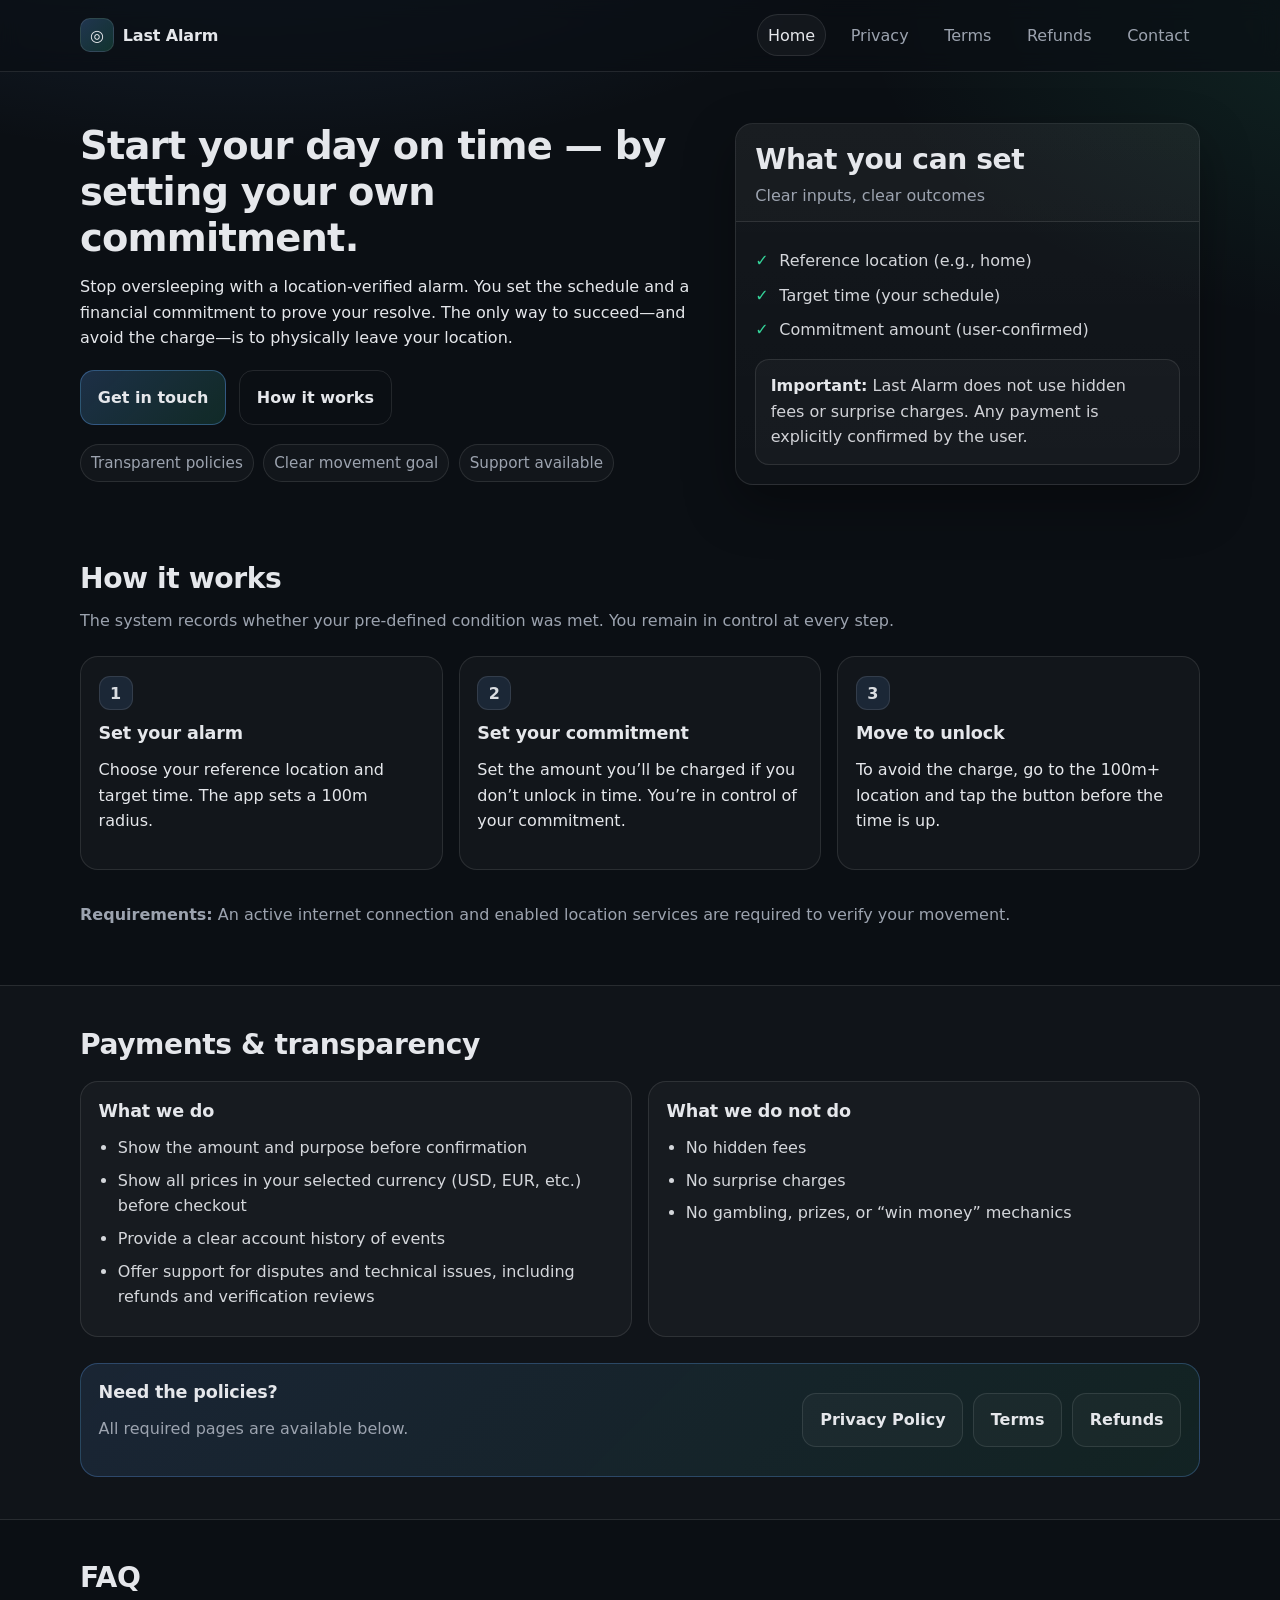
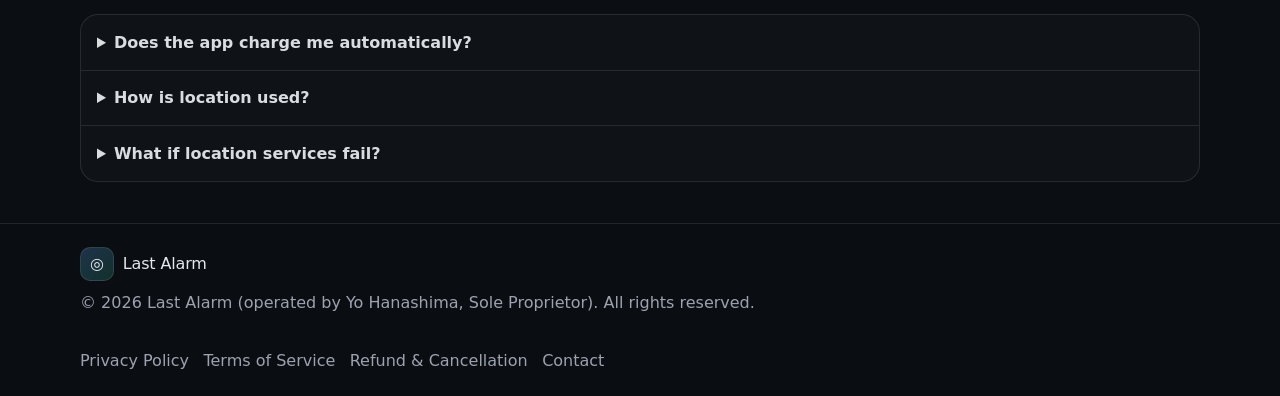
<file: index.html>
<!-- index.html -->
<!doctype html>
<html lang="en">

<head>
    <meta charset="utf-8" />
    <meta name="viewport" content="width=device-width, initial-scale=1" />
    <meta name="description"
        content="Last Alarm is a self-commitment tool to help you start your day on time, with clear user control and transparent policies." />
    <title>Last Alarm — Self-Commitment Morning Tool</title>
    <link rel="stylesheet" href="./css/style.css" />
    <link rel="icon" href="./assets/favicon.png" />
</head>

<body>
    <header class="site-header">
        <div class="container header-inner">
            <a class="brand" href="./index.html" aria-label="Last Alarm Home">
                <span class="brand-mark">◎</span>
                <span class="brand-name">Last Alarm</span>
            </a>

            <nav class="nav" aria-label="Primary">
                <a href="./index.html" class="active">Home</a>
                <a href="./privacy.html">Privacy</a>
                <a href="./terms.html">Terms</a>
                <a href="./refund.html">Refunds</a>
                <a href="./contact.html">Contact</a>
            </nav>

            <button class="nav-toggle" aria-label="Open menu" aria-expanded="false" aria-controls="mobileNav"
                data-nav-toggle>
                <span></span><span></span><span></span>
            </button>
        </div>

        <div class="mobile-nav" id="mobileNav" hidden>
            <div class="container mobile-nav-inner">
                <a href="./index.html" class="active">Home</a>
                <a href="./privacy.html">Privacy</a>
                <a href="./terms.html">Terms</a>
                <a href="./refund.html">Refunds</a>
                <a href="./contact.html">Contact</a>
            </div>
        </div>
    </header>

    <main>
        <section class="hero">
            <div class="container hero-inner">
                <div class="hero-copy">
                    <!-- <p class="eyebrow">Self-commitment, not punishment</p> -->
                    <h1>Start your day on time — by setting your own commitment.</h1>
                    <p class="hero-text">
                        Stop oversleeping with a location-verified alarm. You set the schedule and a financial
                        commitment to
                        prove your resolve. The only way to succeed—and avoid the charge—is to physically leave your
                        location.
                    </p>

                    <div class="cta-row">
                        <a class="btn primary" href="./contact.html">Get in touch</a>
                        <a class="btn ghost" href="#how-it-works">How it works</a>
                    </div>

                    <div class="trust-row" role="list" aria-label="Key assurances">
                        <div class="pill" role="listitem">Transparent policies</div>
                        <div class="pill" role="listitem">Clear movement goal</div>
                        <div class="pill" role="listitem">Support available</div>
                    </div>
                </div>

                <div class="hero-card" aria-label="Product summary card">
                    <div class="card">
                        <div class="card-header">
                            <h2 class="card-title">What you can set</h2>
                            <p class="card-subtitle">Clear inputs, clear outcomes</p>
                        </div>
                        <div class="card-body">
                            <ul class="checklist">
                                <li>Reference location (e.g., home)</li>
                                <li>Target time (your schedule)</li>
                                <li>Commitment amount (user-confirmed)</li>
                            </ul>

                            <div class="note">
                                <strong>Important:</strong> Last Alarm does not use hidden fees or surprise charges.
                                Any payment is explicitly confirmed by the user.
                            </div>
                        </div>
                    </div>
                </div>
            </div>
        </section>

        <section class="section" id="how-it-works">
            <div class="container">
                <h2>How it works</h2>
                <p class="muted">
                    The system records whether your pre-defined condition was met. You remain in control at every step.
                </p>

                <div class="grid-3">
                    <div class="feature">
                        <div class="feature-icon">1</div>
                        <h3>Set your alarm</h3>
                        <p>
                            Choose your reference location and target time. The app sets a 100m radius.
                        </p>
                    </div>

                    <div class="feature">
                        <div class="feature-icon">2</div>
                        <h3>Set your commitment</h3>
                        <p>
                            Set the amount you’ll be charged if you don’t unlock in time. You’re in control of your
                            commitment.
                        </p>
                    </div>

                    <div class="feature">
                        <div class="feature-icon">3</div>
                        <h3>Move to unlock</h3>
                        <p>
                            To avoid the charge, go to the 100m+ location and tap the button before the time is up.
                        </p>
                    </div>
                </div>
                <p class="muted" style="margin-top: 2rem;">
                    <strong>Requirements:</strong> An active internet connection and enabled location services are
                    required to verify your movement.
                </p>
            </div>
        </section>

        <section class="section alt">
            <div class="container">
                <h2>Payments & transparency</h2>
                <div class="grid-2">
                    <div class="panel">
                        <h3>What we do</h3>
                        <ul class="bullets">
                            <li>Show the amount and purpose before confirmation</li>
                            <li>Show all prices in your selected currency (USD, EUR, etc.) before checkout</li>
                            <li>Provide a clear account history of events</li>
                            <li>Offer support for disputes and technical issues, including refunds and verification
                                reviews</li>
                        </ul>
                    </div>
                    <div class="panel">
                        <h3>What we do not do</h3>
                        <ul class="bullets">
                            <li>No hidden fees</li>
                            <li>No surprise charges</li>
                            <li>No gambling, prizes, or “win money” mechanics</li>
                        </ul>
                    </div>
                </div>

                <div class="callout">
                    <div class="callout-inner">
                        <div>
                            <h3>Need the policies?</h3>
                            <p class="muted">All required pages are available below.</p>
                        </div>
                        <div class="callout-actions">
                            <a class="btn" href="./privacy.html">Privacy Policy</a>
                            <a class="btn" href="./terms.html">Terms</a>
                            <a class="btn" href="./refund.html">Refunds</a>
                        </div>
                    </div>
                </div>
            </div>
        </section>

        <section class="section">
            <div class="container">
                <h2>FAQ</h2>
                <div class="faq">
                    <details>
                        <summary>Does the app charge me automatically?</summary>
                        <p>
                            Any payment requires clear user confirmation in advance, based on the user’s own chosen
                            settings.
                            We do not apply hidden or unexpected charges.
                        </p>
                    </details>
                    <details>
                        <summary>How is location used?</summary>
                        <p>
                            Location is used only to verify you have moved 100m away from your starting point.
                            See the Privacy Policy for details, storage, and deletion options.
                        </p>
                    </details>
                    <details>
                        <summary>What if location services fail?</summary>
                        <p>
                            If a technical issue may have impacted the recorded outcome, contact support for review.
                            We handle disputes case-by-case per our Refund & Cancellation Policy.
                        </p>
                    </details>
                </div>
            </div>
        </section>
    </main>

    <footer class="site-footer">
        <div class="container footer-inner">
            <div class="footer-brand">
                <div class="brand-row">
                    <span class="brand-mark">◎</span>
                    <span class="brand-name">Last Alarm</span>
                </div>
                <p class="muted">
                    © <span id="year"></span> Last Alarm (operated by Yo Hanashima, Sole Proprietor). All rights
                    reserved.
                </p>
            </div>

            <div class="footer-links" aria-label="Footer">
                <a href="./privacy.html">Privacy Policy</a>
                <a href="./terms.html">Terms of Service</a>
                <a href="./refund.html">Refund & Cancellation</a>
                <a href="./contact.html">Contact</a>
            </div>
        </div>
    </footer>

    <script>
        // Minimal JS: mobile nav + year
        const btn = document.querySelector('[data-nav-toggle]');
        const mobileNav = document.getElementById('mobileNav');
        if (btn && mobileNav) {
            btn.addEventListener('click', () => {
                const isOpen = btn.getAttribute('aria-expanded') === 'true';
                btn.setAttribute('aria-expanded', String(!isOpen));
                mobileNav.hidden = isOpen;
            });
        }
        document.getElementById('year').textContent = new Date().getFullYear();
    </script>
</body>

</html>
</file>
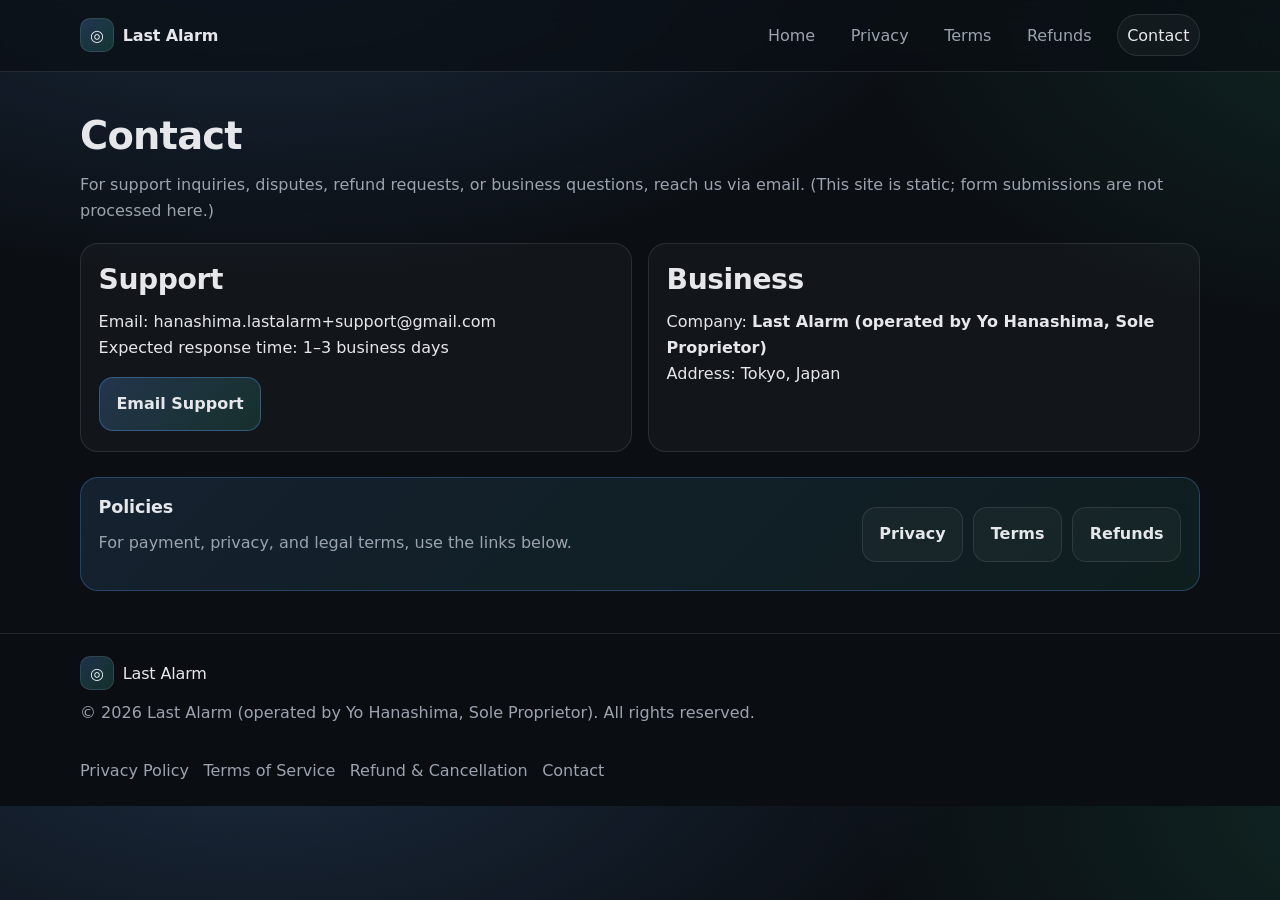
<file: contact.html>
<!-- contact.html -->
<!doctype html>
<html lang="en">

<head>
    <meta charset="utf-8" />
    <meta name="viewport" content="width=device-width, initial-scale=1" />
    <title>Contact — Last Alarm</title>
    <link rel="stylesheet" href="./css/style.css" />
</head>

<body>
    <header class="site-header">
        <div class="container header-inner">
            <a class="brand" href="./index.html" aria-label="Last Alarm Home">
                <span class="brand-mark">◎</span>
                <span class="brand-name">Last Alarm</span>
            </a>
            <nav class="nav" aria-label="Primary">
                <a href="./index.html">Home</a>
                <a href="./privacy.html">Privacy</a>
                <a href="./terms.html">Terms</a>
                <a href="./refund.html">Refunds</a>
                <a href="./contact.html" class="active">Contact</a>
            </nav>
            <button class="nav-toggle" aria-label="Open menu" aria-expanded="false" aria-controls="mobileNav"
                data-nav-toggle>
                <span></span><span></span><span></span>
            </button>
        </div>

        <div class="mobile-nav" id="mobileNav" hidden>
            <div class="container mobile-nav-inner">
                <a href="./index.html">Home</a>
                <a href="./privacy.html">Privacy</a>
                <a href="./terms.html">Terms</a>
                <a href="./refund.html">Refunds</a>
                <a href="./contact.html" class="active">Contact</a>
            </div>
        </div>
    </header>

    <main>
        <section class="section">
            <div class="container">
                <h1>Contact</h1>
                <p class="muted">
                    For support inquiries, disputes, refund requests, or business questions, reach us via email.
                    (This site is static; form submissions are not processed here.)
                </p>

                <div class="grid-2">
                    <div class="panel">
                        <h2>Support</h2>
                        <p>
                            Email: <a
                                href="mailto:hanashima.lastalarm+support@gmail.com">hanashima.lastalarm+support@gmail.com</a><br />
                            Expected response time: 1–3 business days
                        </p>
                        <a class="btn primary"
                            href="mailto:hanashima.lastalarm+support@gmail.com?subject=Support%20Request%20-%20Last Alarm">
                            Email Support
                        </a>
                    </div>

                    <div class="panel">
                        <h2>Business</h2>
                        <p>
                            Company: <strong>Last Alarm (operated by Yo Hanashima, Sole Proprietor)</strong><br />
                            Address: Tokyo, Japan
                        </p>
                    </div>
                </div>

                <div class="callout">
                    <div class="callout-inner">
                        <div>
                            <h3>Policies</h3>
                            <p class="muted">For payment, privacy, and legal terms, use the links below.</p>
                        </div>
                        <div class="callout-actions">
                            <a class="btn" href="./privacy.html">Privacy</a>
                            <a class="btn" href="./terms.html">Terms</a>
                            <a class="btn" href="./refund.html">Refunds</a>
                        </div>
                    </div>
                </div>
            </div>
        </section>
    </main>

    <footer class="site-footer">
        <div class="container footer-inner">
            <div class="footer-brand">
                <div class="brand-row">
                    <span class="brand-mark">◎</span>
                    <span class="brand-name">Last Alarm</span>
                </div>
                <p class="muted">© <span id="year"></span> Last Alarm (operated by Yo Hanashima, Sole Proprietor). All
                    rights
                    reserved.
                </p>
            </div>
            <div class="footer-links" aria-label="Footer">
                <a href="./privacy.html">Privacy Policy</a>
                <a href="./terms.html">Terms of Service</a>
                <a href="./refund.html">Refund & Cancellation</a>
                <a href="./contact.html">Contact</a>
            </div>
        </div>
    </footer>

    <script>
        const btn = document.querySelector('[data-nav-toggle]');
        const mobileNav = document.getElementById('mobileNav');
        if (btn && mobileNav) {
            btn.addEventListener('click', () => {
                const isOpen = btn.getAttribute('aria-expanded') === 'true';
                btn.setAttribute('aria-expanded', String(!isOpen));
                mobileNav.hidden = isOpen;
            });
        }
        document.getElementById('year').textContent = new Date().getFullYear();
    </script>
</body>

</html>
</file>
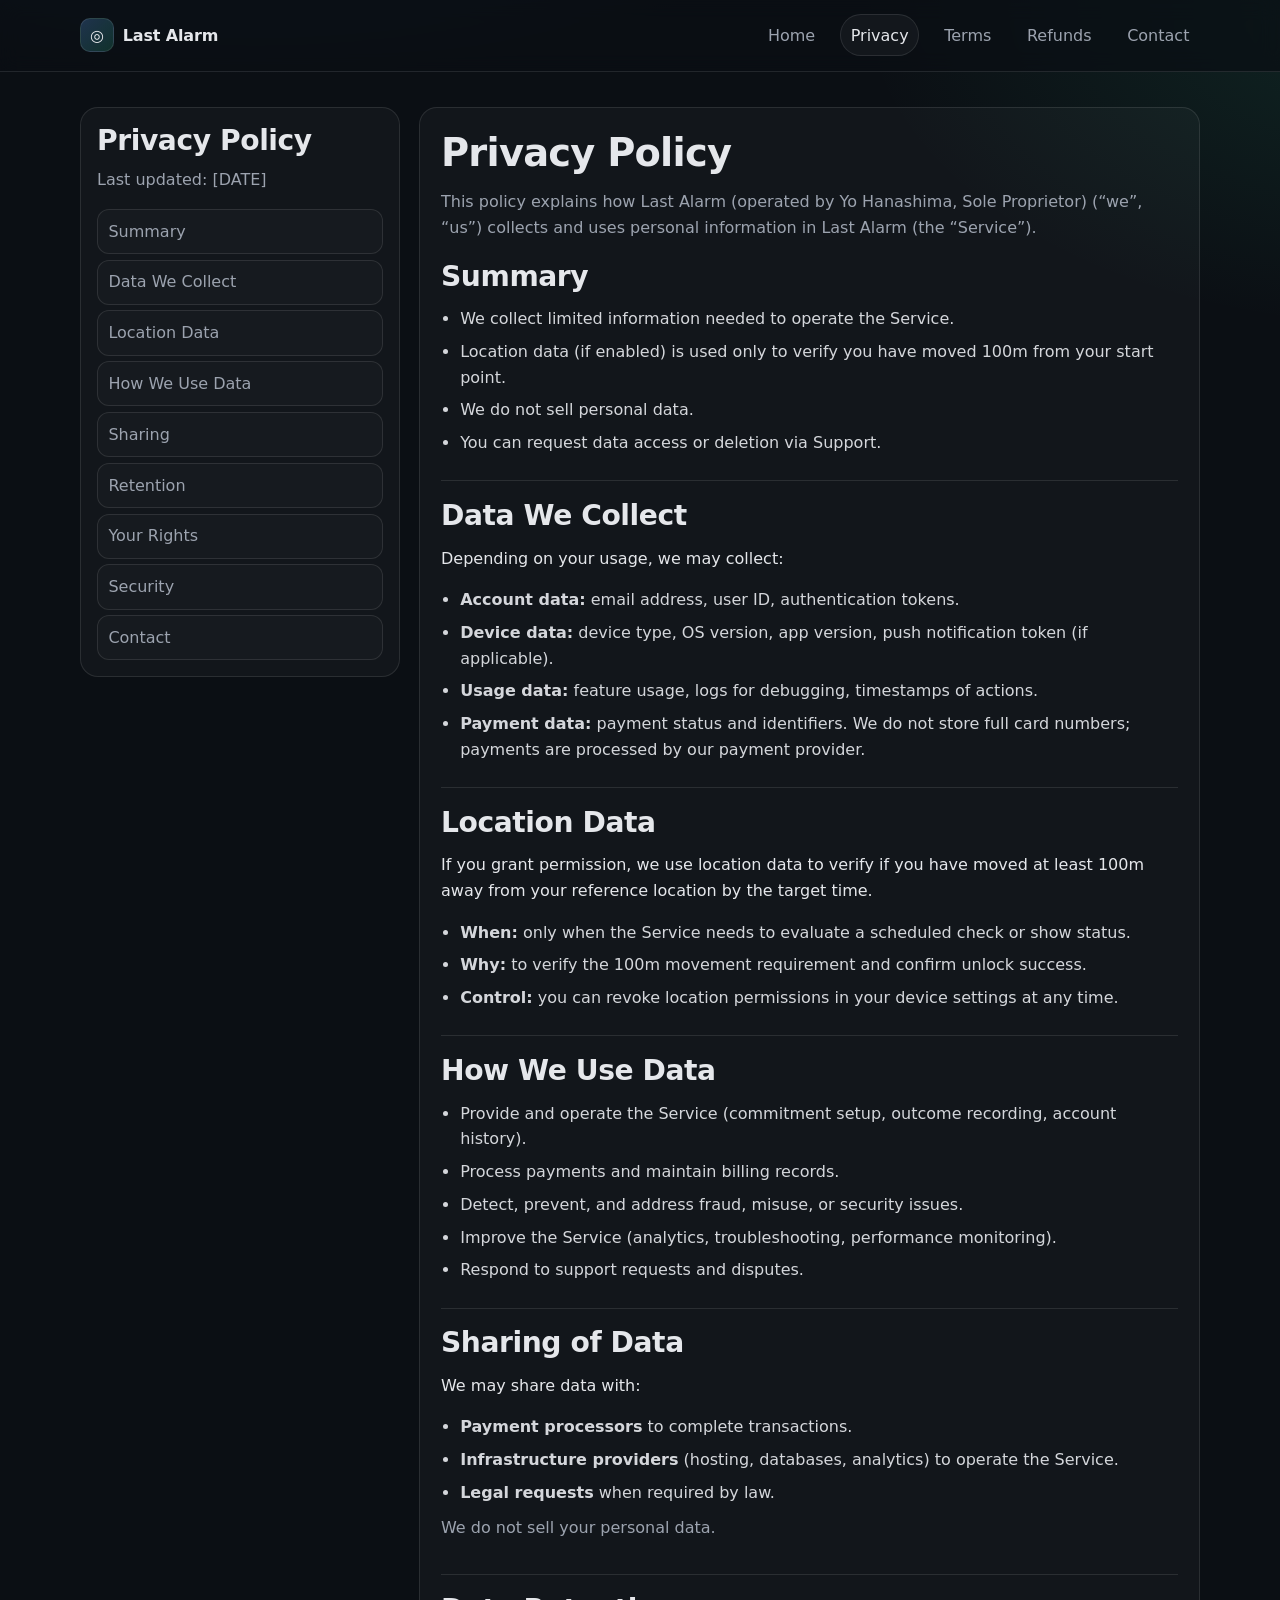
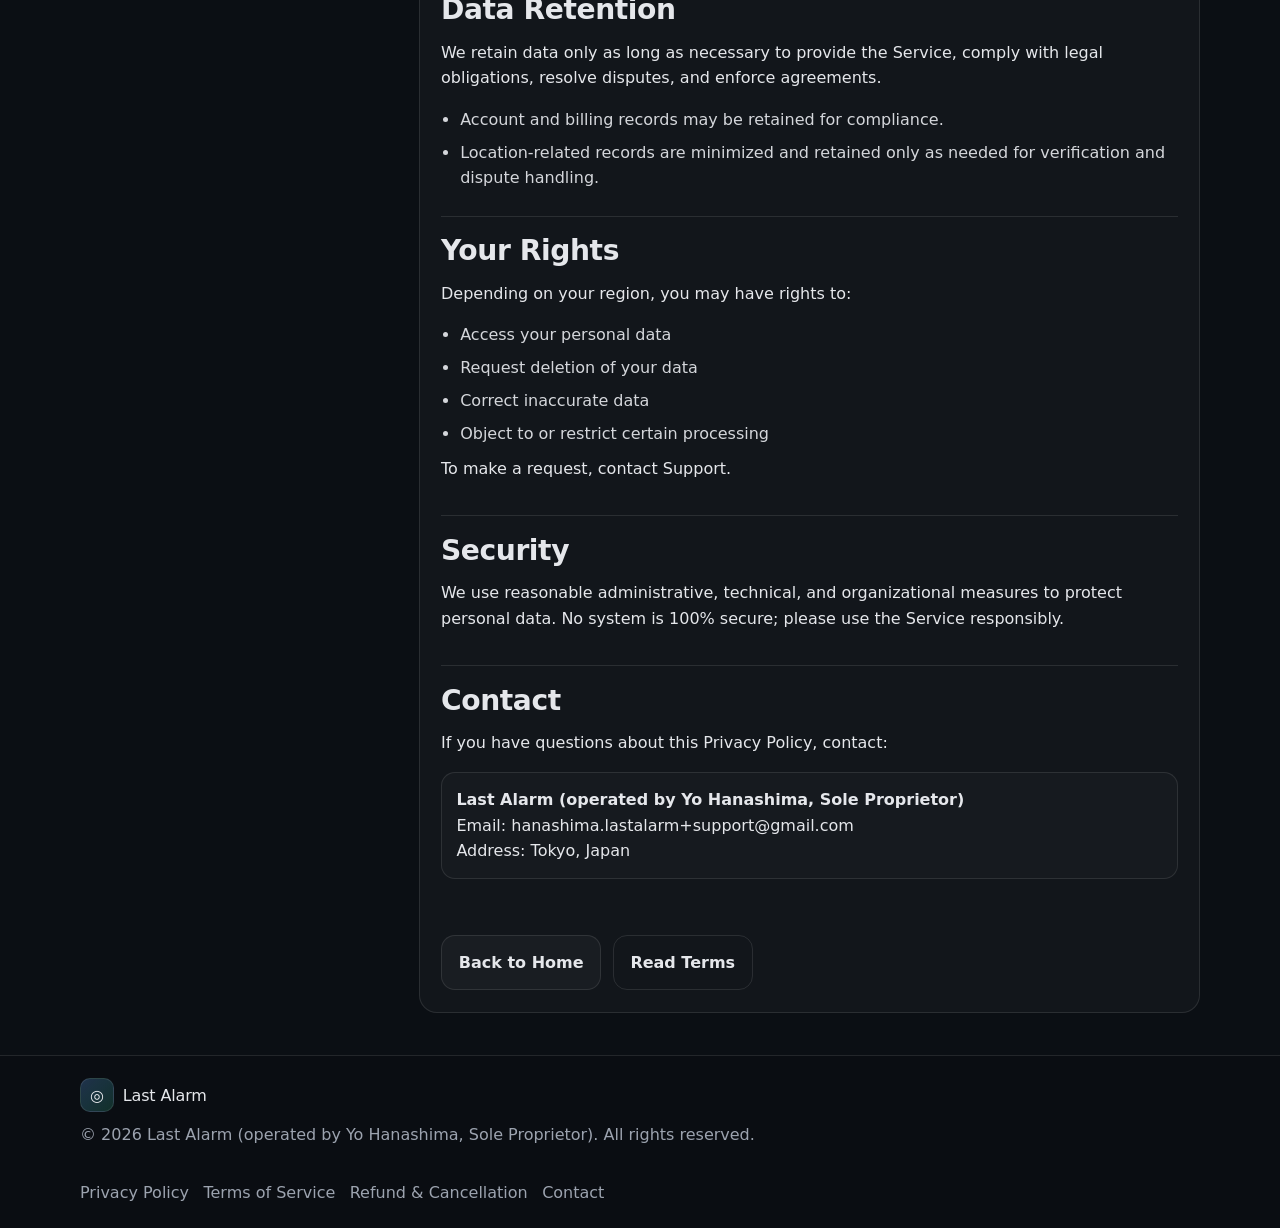
<file: privacy.html>
<!-- privacy.html -->
<!doctype html>
<html lang="en">

<head>
    <meta charset="utf-8" />
    <meta name="viewport" content="width=device-width, initial-scale=1" />
    <title>Privacy Policy — Last Alarm</title>
    <link rel="stylesheet" href="./css/style.css" />
</head>

<body>
    <header class="site-header">
        <div class="container header-inner">
            <a class="brand" href="./index.html" aria-label="Last Alarm Home">
                <span class="brand-mark">◎</span>
                <span class="brand-name">Last Alarm</span>
            </a>
            <nav class="nav" aria-label="Primary">
                <a href="./index.html">Home</a>
                <a href="./privacy.html" class="active">Privacy</a>
                <a href="./terms.html">Terms</a>
                <a href="./refund.html">Refunds</a>
                <a href="./contact.html">Contact</a>
            </nav>
            <button class="nav-toggle" aria-label="Open menu" aria-expanded="false" aria-controls="mobileNav"
                data-nav-toggle>
                <span></span><span></span><span></span>
            </button>
        </div>

        <div class="mobile-nav" id="mobileNav" hidden>
            <div class="container mobile-nav-inner">
                <a href="./index.html">Home</a>
                <a href="./privacy.html" class="active">Privacy</a>
                <a href="./terms.html">Terms</a>
                <a href="./refund.html">Refunds</a>
                <a href="./contact.html">Contact</a>
            </div>
        </div>
    </header>

    <main class="doc">
        <div class="container doc-inner">
            <aside class="doc-aside">
                <div class="doc-card">
                    <h2>Privacy Policy</h2>
                    <p class="muted">Last updated: [DATE]</p>
                    <div class="doc-links">
                        <a href="#summary">Summary</a>
                        <a href="#data">Data We Collect</a>
                        <a href="#location">Location Data</a>
                        <a href="#use">How We Use Data</a>
                        <a href="#sharing">Sharing</a>
                        <a href="#retention">Retention</a>
                        <a href="#rights">Your Rights</a>
                        <a href="#security">Security</a>
                        <a href="#contact">Contact</a>
                    </div>
                </div>
            </aside>

            <article class="doc-content">
                <h1 id="summary">Privacy Policy</h1>
                <p class="muted">This policy explains how Last Alarm (operated by Yo Hanashima, Sole Proprietor) (“we”,
                    “us”) collects and uses personal
                    information in Last Alarm (the “Service”).</p>

                <section class="doc-section">
                    <h2>Summary</h2>
                    <ul class="bullets">
                        <li>We collect limited information needed to operate the Service.</li>
                        <li>Location data (if enabled) is used only to verify you have moved 100m from your start point.
                        </li>
                        <li>We do not sell personal data.</li>
                        <li>You can request data access or deletion via Support.</li>
                    </ul>
                </section>

                <section class="doc-section" id="data">
                    <h2>Data We Collect</h2>
                    <p>Depending on your usage, we may collect:</p>
                    <ul class="bullets">
                        <li><strong>Account data:</strong> email address, user ID, authentication tokens.</li>
                        <li><strong>Device data:</strong> device type, OS version, app version, push notification token
                            (if applicable).</li>
                        <li><strong>Usage data:</strong> feature usage, logs for debugging, timestamps of actions.</li>
                        <li><strong>Payment data:</strong> payment status and identifiers. We do not store full card
                            numbers; payments are processed by our payment provider.</li>
                    </ul>
                </section>

                <section class="doc-section" id="location">
                    <h2>Location Data</h2>
                    <p>
                        If you grant permission, we use location data to verify if you have moved at least 100m away
                        from your reference location by the target time.
                    </p>
                    <ul class="bullets">
                        <li><strong>When:</strong> only when the Service needs to evaluate a scheduled check or show
                            status.</li>
                        <li><strong>Why:</strong> to verify the 100m movement requirement and confirm unlock success.
                        </li>
                        <li><strong>Control:</strong> you can revoke location permissions in your device settings at any
                            time.</li>
                    </ul>
                </section>

                <section class="doc-section" id="use">
                    <h2>How We Use Data</h2>
                    <ul class="bullets">
                        <li>Provide and operate the Service (commitment setup, outcome recording, account history).</li>
                        <li>Process payments and maintain billing records.</li>
                        <li>Detect, prevent, and address fraud, misuse, or security issues.</li>
                        <li>Improve the Service (analytics, troubleshooting, performance monitoring).</li>
                        <li>Respond to support requests and disputes.</li>
                    </ul>
                </section>

                <section class="doc-section" id="sharing">
                    <h2>Sharing of Data</h2>
                    <p>We may share data with:</p>
                    <ul class="bullets">
                        <li><strong>Payment processors</strong> to complete transactions.</li>
                        <li><strong>Infrastructure providers</strong> (hosting, databases, analytics) to operate the
                            Service.</li>
                        <li><strong>Legal requests</strong> when required by law.</li>
                    </ul>
                    <p class="muted">We do not sell your personal data.</p>
                </section>

                <section class="doc-section" id="retention">
                    <h2>Data Retention</h2>
                    <p>
                        We retain data only as long as necessary to provide the Service, comply with legal obligations,
                        resolve disputes, and enforce agreements.
                    </p>
                    <ul class="bullets">
                        <li>Account and billing records may be retained for compliance.</li>
                        <li>Location-related records are minimized and retained only as needed for verification and
                            dispute handling.</li>
                    </ul>
                </section>

                <section class="doc-section" id="rights">
                    <h2>Your Rights</h2>
                    <p>Depending on your region, you may have rights to:</p>
                    <ul class="bullets">
                        <li>Access your personal data</li>
                        <li>Request deletion of your data</li>
                        <li>Correct inaccurate data</li>
                        <li>Object to or restrict certain processing</li>
                    </ul>
                    <p>To make a request, contact Support.</p>
                </section>

                <section class="doc-section" id="security">
                    <h2>Security</h2>
                    <p>
                        We use reasonable administrative, technical, and organizational measures to protect personal
                        data.
                        No system is 100% secure; please use the Service responsibly.
                    </p>
                </section>

                <section class="doc-section" id="contact">
                    <h2>Contact</h2>
                    <p>
                        If you have questions about this Privacy Policy, contact:
                    </p>
                    <p class="contact-box">
                        <strong>Last Alarm (operated by Yo Hanashima, Sole Proprietor)</strong><br />
                        Email: <a
                            href="mailto:hanashima.lastalarm+support@gmail.com">hanashima.lastalarm+support@gmail.com</a><br />
                        Address: Tokyo, Japan
                    </p>
                </section>

                <div class="doc-footer">
                    <a class="btn" href="./index.html">Back to Home</a>
                    <a class="btn ghost" href="./terms.html">Read Terms</a>
                </div>
            </article>
        </div>
    </main>

    <footer class="site-footer">
        <div class="container footer-inner">
            <div class="footer-brand">
                <div class="brand-row">
                    <span class="brand-mark">◎</span>
                    <span class="brand-name">Last Alarm</span>
                </div>
                <p class="muted">© <span id="year"></span> Last Alarm (operated by Yo Hanashima, Sole Proprietor). All
                    rights
                    reserved.
                </p>
            </div>
            <div class="footer-links" aria-label="Footer">
                <a href="./privacy.html">Privacy Policy</a>
                <a href="./terms.html">Terms of Service</a>
                <a href="./refund.html">Refund & Cancellation</a>
                <a href="./contact.html">Contact</a>
            </div>
        </div>
    </footer>

    <script>
        const btn = document.querySelector('[data-nav-toggle]');
        const mobileNav = document.getElementById('mobileNav');
        if (btn && mobileNav) {
            btn.addEventListener('click', () => {
                const isOpen = btn.getAttribute('aria-expanded') === 'true';
                btn.setAttribute('aria-expanded', String(!isOpen));
                mobileNav.hidden = isOpen;
            });
        }
        document.getElementById('year').textContent = new Date().getFullYear();
    </script>
</body>

</html>
</file>
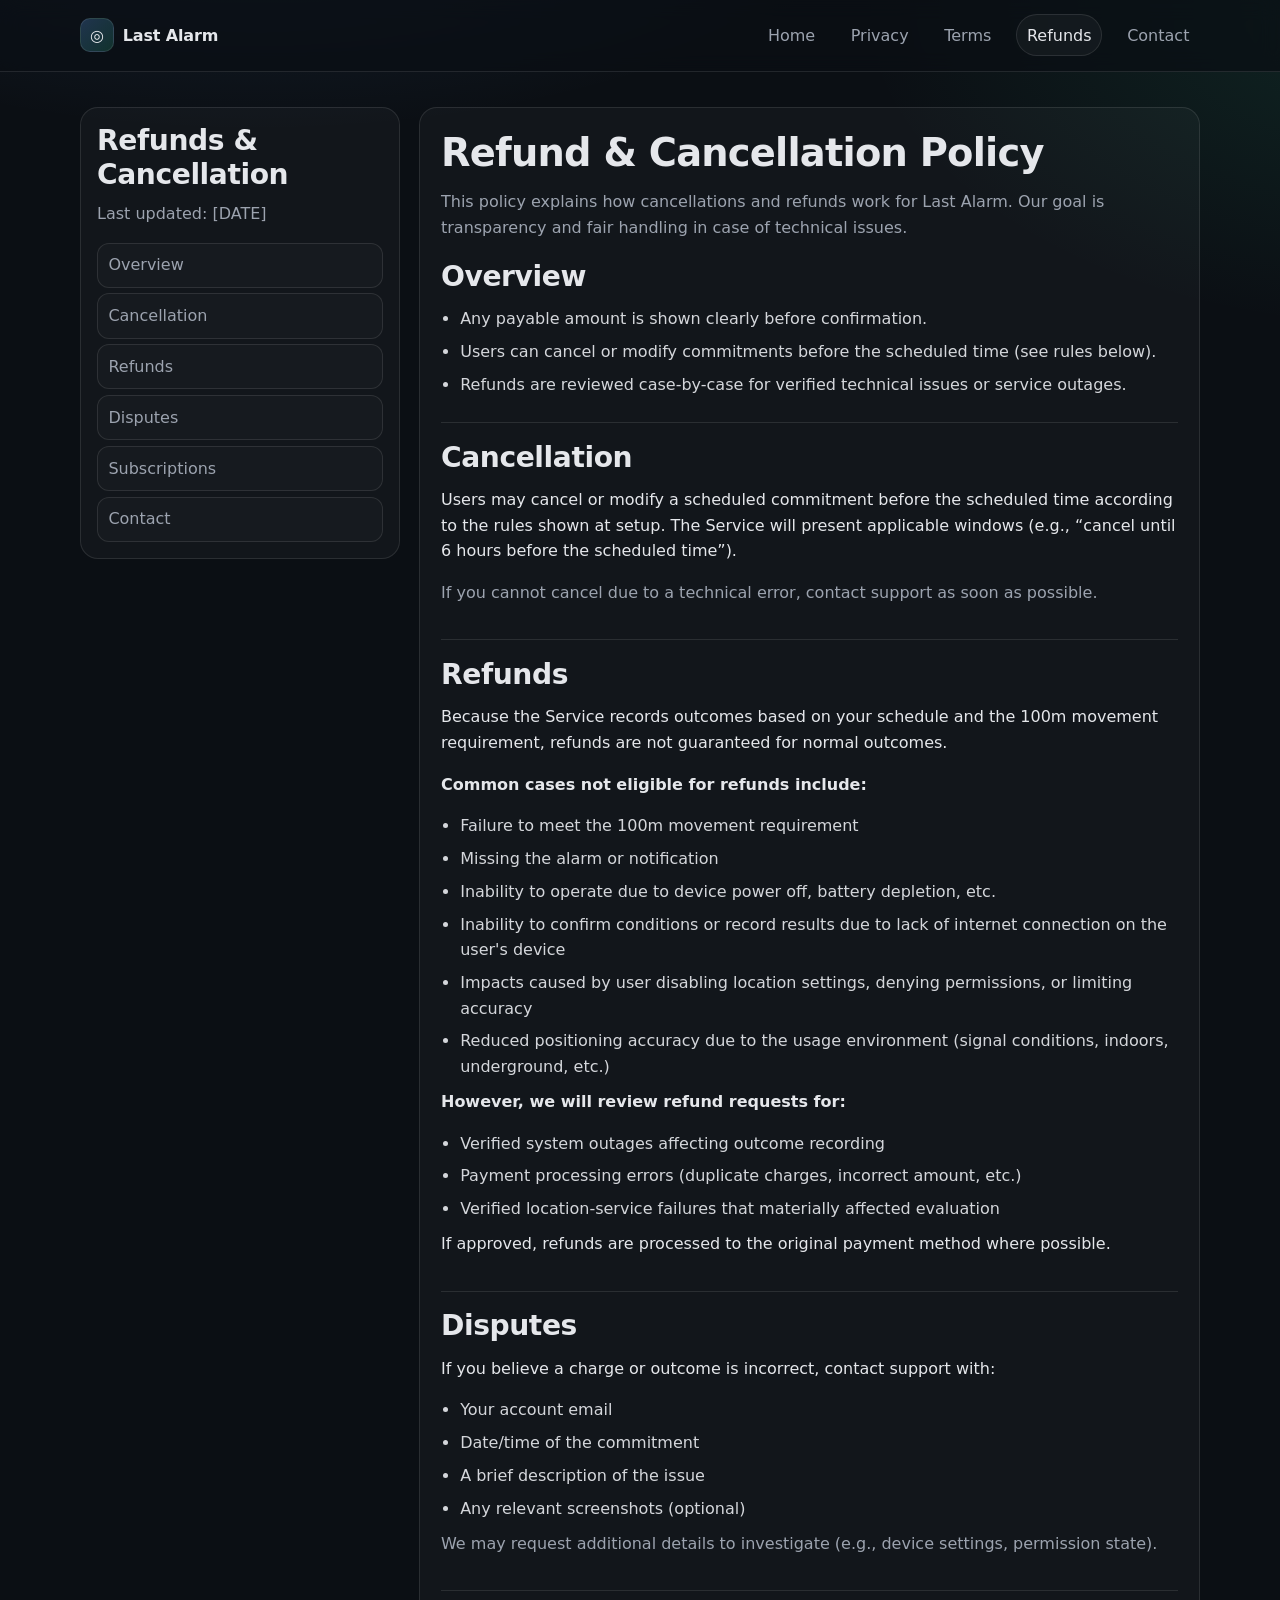
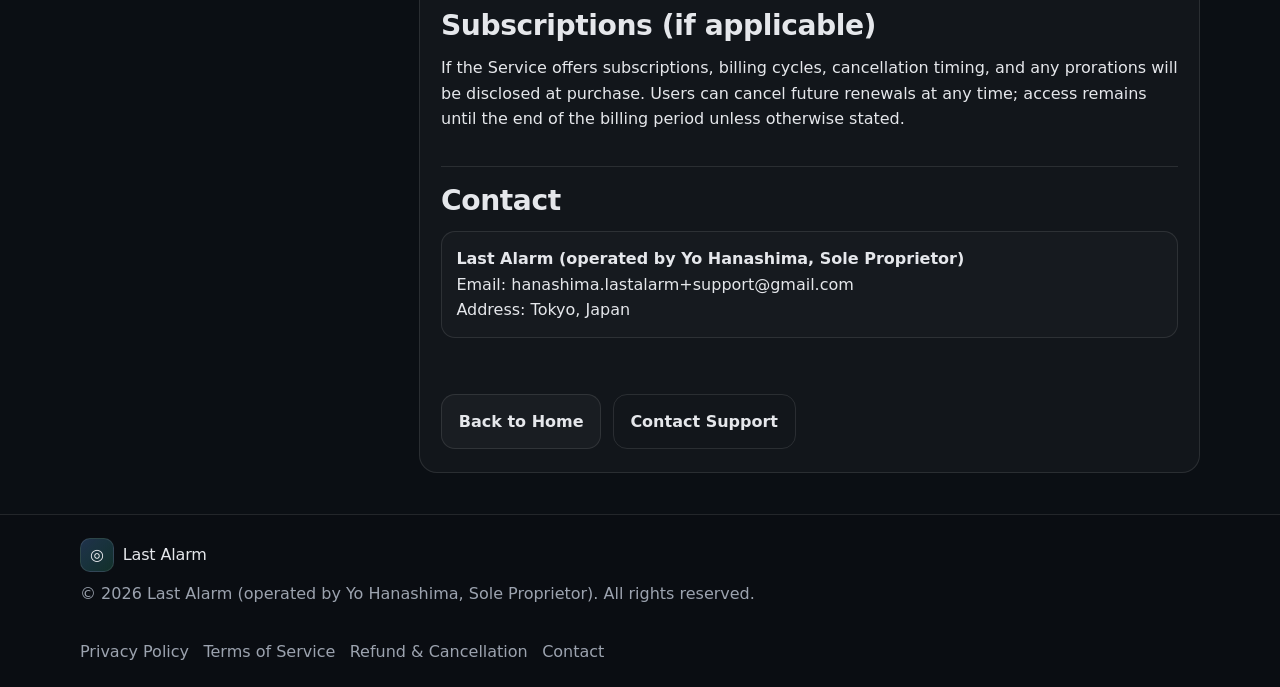
<file: refund.html>
<!-- refund.html -->
<!doctype html>
<html lang="en">

<head>
    <meta charset="utf-8" />
    <meta name="viewport" content="width=device-width, initial-scale=1" />
    <title>Refund & Cancellation Policy — Last Alarm</title>
    <link rel="stylesheet" href="./css/style.css" />
</head>

<body>
    <header class="site-header">
        <div class="container header-inner">
            <a class="brand" href="./index.html" aria-label="Last Alarm Home">
                <span class="brand-mark">◎</span>
                <span class="brand-name">Last Alarm</span>
            </a>
            <nav class="nav" aria-label="Primary">
                <a href="./index.html">Home</a>
                <a href="./privacy.html">Privacy</a>
                <a href="./terms.html">Terms</a>
                <a href="./refund.html" class="active">Refunds</a>
                <a href="./contact.html">Contact</a>
            </nav>
            <button class="nav-toggle" aria-label="Open menu" aria-expanded="false" aria-controls="mobileNav"
                data-nav-toggle>
                <span></span><span></span><span></span>
            </button>
        </div>

        <div class="mobile-nav" id="mobileNav" hidden>
            <div class="container mobile-nav-inner">
                <a href="./index.html">Home</a>
                <a href="./privacy.html">Privacy</a>
                <a href="./terms.html">Terms</a>
                <a href="./refund.html" class="active">Refunds</a>
                <a href="./contact.html">Contact</a>
            </div>
        </div>
    </header>

    <main class="doc">
        <div class="container doc-inner">
            <aside class="doc-aside">
                <div class="doc-card">
                    <h2>Refunds & Cancellation</h2>
                    <p class="muted">Last updated: [DATE]</p>
                    <div class="doc-links">
                        <a href="#overview">Overview</a>
                        <a href="#cancellation">Cancellation</a>
                        <a href="#refunds">Refunds</a>
                        <a href="#disputes">Disputes</a>
                        <a href="#subscriptions">Subscriptions</a>
                        <a href="#contact">Contact</a>
                    </div>
                </div>
            </aside>

            <article class="doc-content">
                <h1>Refund & Cancellation Policy</h1>
                <p class="muted">
                    This policy explains how cancellations and refunds work for Last Alarm.
                    Our goal is transparency and fair handling in case of technical issues.
                </p>

                <section class="doc-section" id="overview">
                    <h2>Overview</h2>
                    <ul class="bullets">
                        <li>Any payable amount is shown clearly before confirmation.</li>
                        <li>Users can cancel or modify commitments before the scheduled time (see rules below).</li>
                        <li>Refunds are reviewed case-by-case for verified technical issues or service outages.</li>
                    </ul>
                </section>

                <section class="doc-section" id="cancellation">
                    <h2>Cancellation</h2>
                    <p>
                        Users may cancel or modify a scheduled commitment before the scheduled time according to the
                        rules shown at setup.
                        The Service will present applicable windows (e.g., “cancel until 6 hours before the scheduled
                        time”).
                    </p>
                    <p class="muted">
                        If you cannot cancel due to a technical error, contact support as soon as possible.
                    </p>
                </section>

                <section class="doc-section" id="refunds">
                    <h2>Refunds</h2>
                    <p>
                        Because the Service records outcomes based on your schedule and the 100m movement requirement,
                        refunds are not guaranteed for normal outcomes.
                    </p>
                    <p><strong>Common cases not eligible for refunds include:</strong></p>
                    <ul class="bullets">
                        <li>Failure to meet the 100m movement requirement</li>
                        <li>Missing the alarm or notification</li>
                        <li>Inability to operate due to device power off, battery depletion, etc.</li>
                        <li>Inability to confirm conditions or record results due to lack of internet connection on the
                            user's device</li>
                        <li>Impacts caused by user disabling location settings, denying permissions, or limiting
                            accuracy</li>
                        <li>Reduced positioning accuracy due to the usage environment (signal conditions, indoors,
                            underground, etc.)</li>
                    </ul>
                    <p><strong>However, we will review refund requests for:</strong></p>
                    <ul class="bullets">
                        <li>Verified system outages affecting outcome recording</li>
                        <li>Payment processing errors (duplicate charges, incorrect amount, etc.)</li>
                        <li>Verified location-service failures that materially affected evaluation</li>
                    </ul>
                    <p>
                        If approved, refunds are processed to the original payment method where possible.
                    </p>
                </section>

                <section class="doc-section" id="disputes">
                    <h2>Disputes</h2>
                    <p>
                        If you believe a charge or outcome is incorrect, contact support with:
                    </p>
                    <ul class="bullets">
                        <li>Your account email</li>
                        <li>Date/time of the commitment</li>
                        <li>A brief description of the issue</li>
                        <li>Any relevant screenshots (optional)</li>
                    </ul>
                    <p class="muted">
                        We may request additional details to investigate (e.g., device settings, permission state).
                    </p>
                </section>

                <section class="doc-section" id="subscriptions">
                    <h2>Subscriptions (if applicable)</h2>
                    <p>
                        If the Service offers subscriptions, billing cycles, cancellation timing, and any prorations
                        will be disclosed at purchase.
                        Users can cancel future renewals at any time; access remains until the end of the billing period
                        unless otherwise stated.
                    </p>
                </section>

                <section class="doc-section" id="contact">
                    <h2>Contact</h2>
                    <p class="contact-box">
                        <strong>Last Alarm (operated by Yo Hanashima, Sole Proprietor)</strong><br />
                        Email: <a
                            href="mailto:hanashima.lastalarm+support@gmail.com">hanashima.lastalarm+support@gmail.com</a><br />
                        Address: Tokyo, Japan
                    </p>
                </section>

                <div class="doc-footer">
                    <a class="btn" href="./index.html">Back to Home</a>
                    <a class="btn ghost" href="./contact.html">Contact Support</a>
                </div>
            </article>
        </div>
    </main>

    <footer class="site-footer">
        <div class="container footer-inner">
            <div class="footer-brand">
                <div class="brand-row">
                    <span class="brand-mark">◎</span>
                    <span class="brand-name">Last Alarm</span>
                </div>
                <p class="muted">
                    © <span id="year"></span> Last Alarm (operated by Yo Hanashima, Sole Proprietor). All rights
                    reserved.
                </p>
            </div>
            <div class="footer-links" aria-label="Footer">
                <a href="./privacy.html">Privacy Policy</a>
                <a href="./terms.html">Terms of Service</a>
                <a href="./refund.html">Refund & Cancellation</a>
                <a href="./contact.html">Contact</a>
            </div>
        </div>
    </footer>

    <script>
        const btn = document.querySelector('[data-nav-toggle]');
        const mobileNav = document.getElementById('mobileNav');
        if (btn && mobileNav) {
            btn.addEventListener('click', () => {
                const isOpen = btn.getAttribute('aria-expanded') === 'true';
                btn.setAttribute('aria-expanded', String(!isOpen));
                mobileNav.hidden = isOpen;
            });
        }
        document.getElementById('year').textContent = new Date().getFullYear();
    </script>
</body>

</html>
</file>
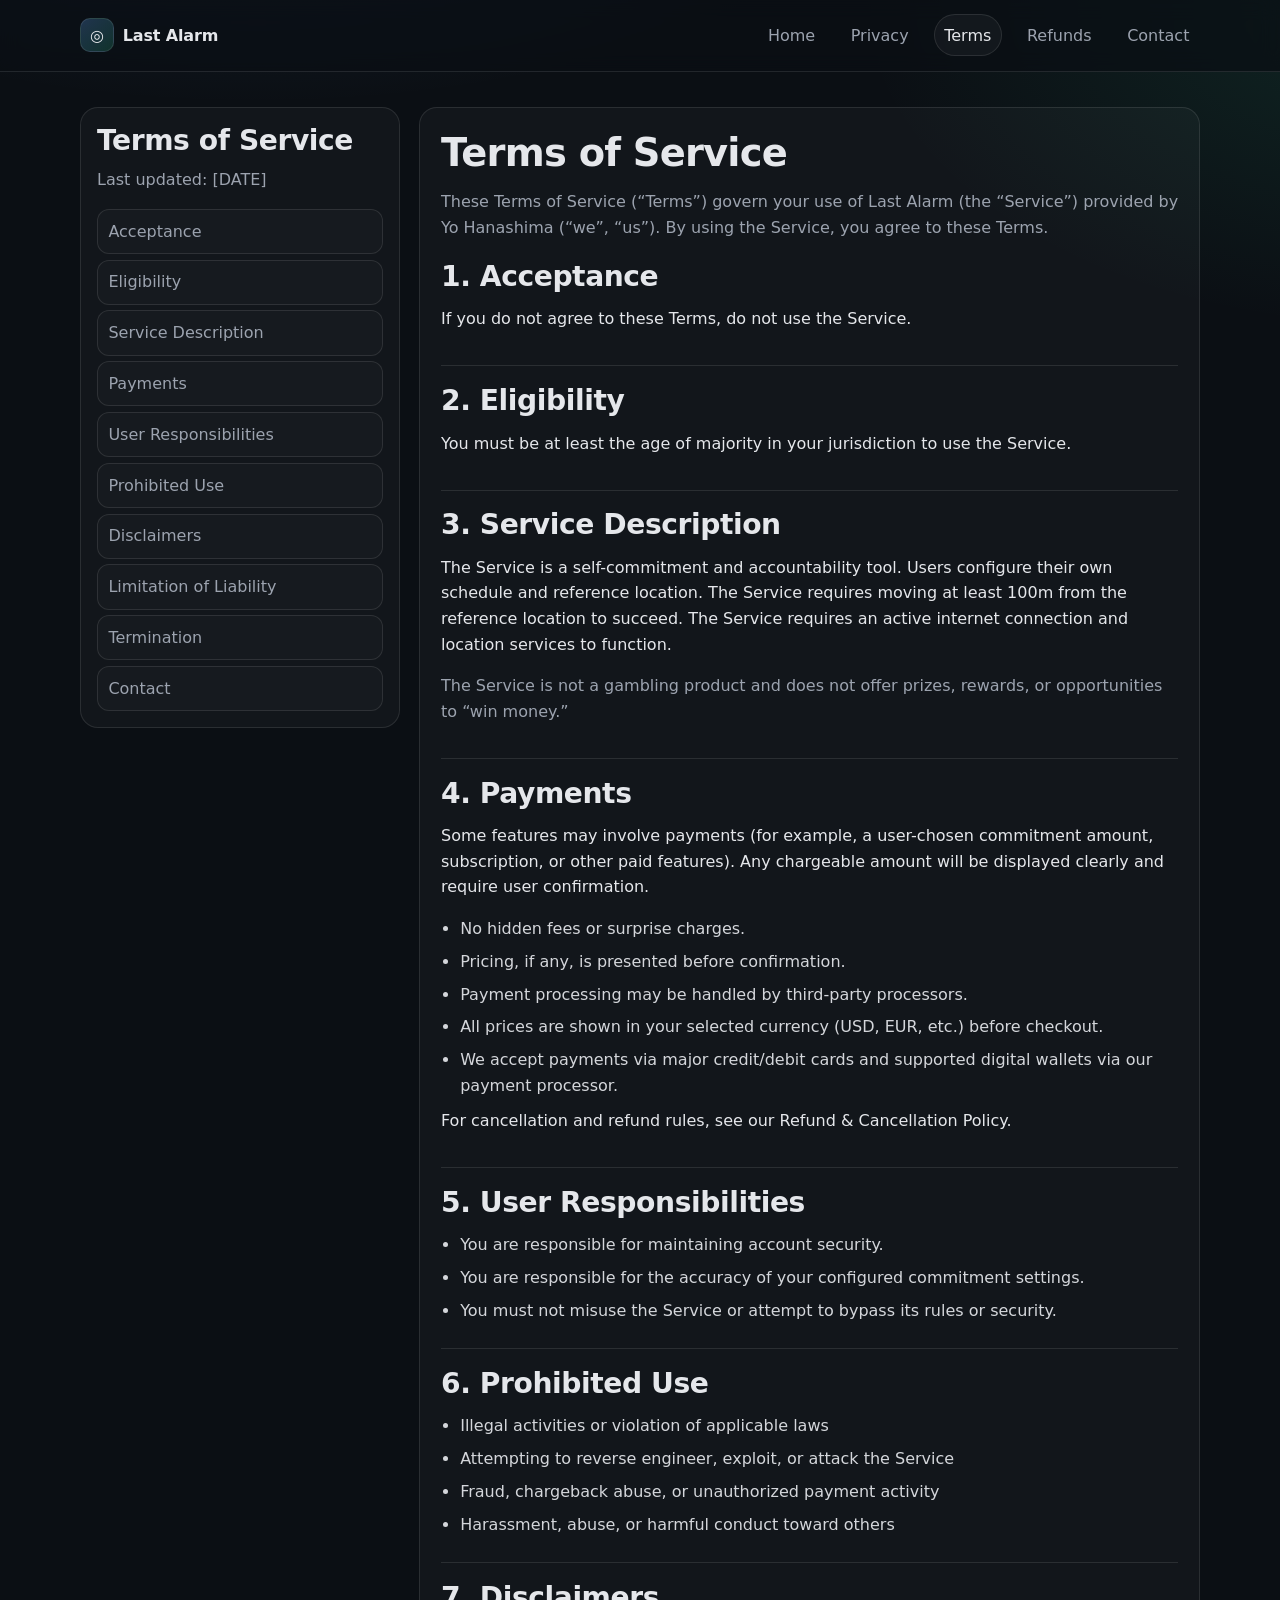
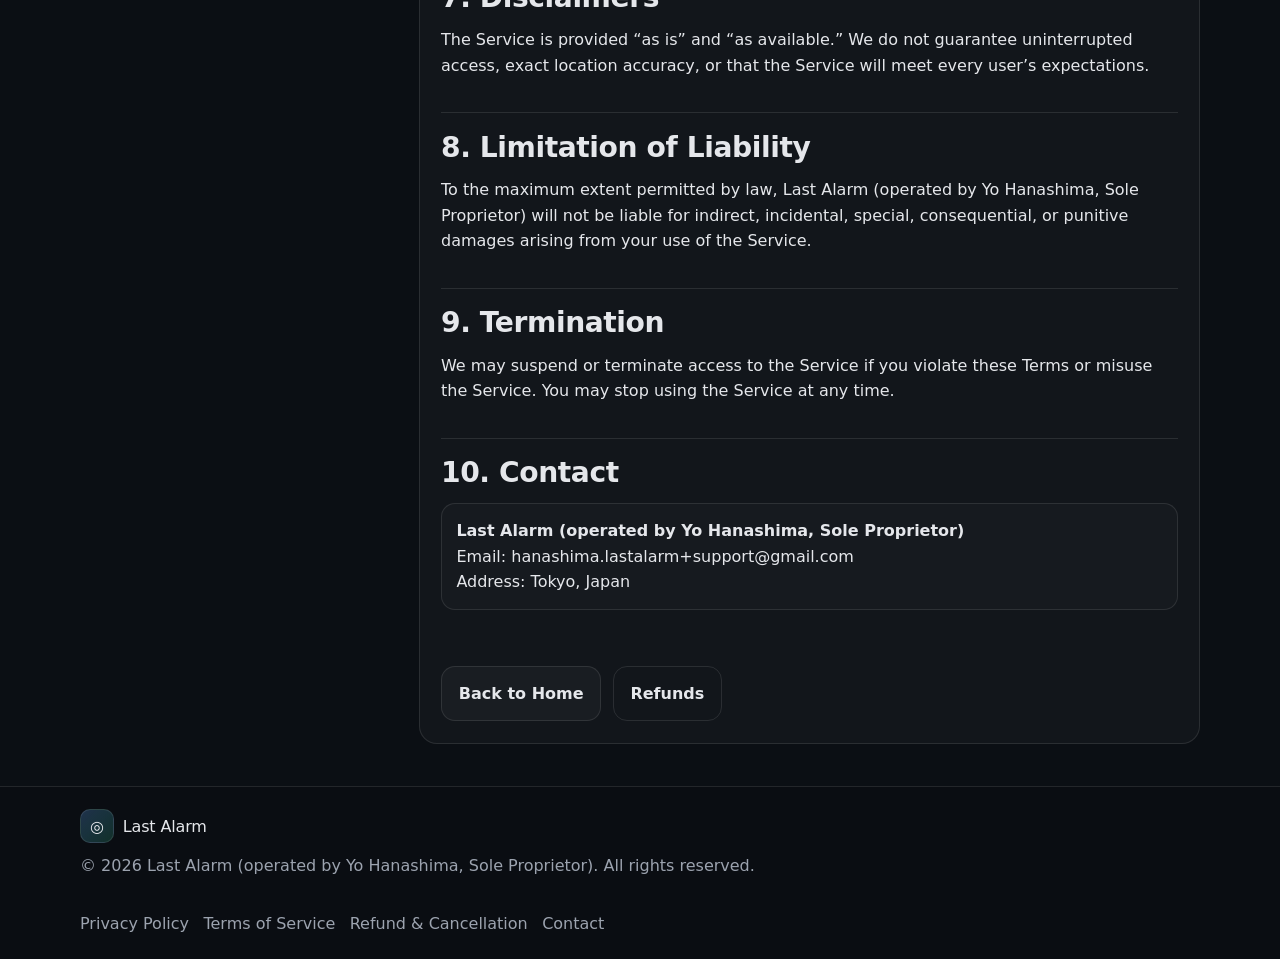
<file: terms.html>
<!-- terms.html -->
<!doctype html>
<html lang="en">

<head>
    <meta charset="utf-8" />
    <meta name="viewport" content="width=device-width, initial-scale=1" />
    <title>Terms of Service — Last Alarm</title>
    <link rel="stylesheet" href="./css/style.css" />
</head>

<body>
    <header class="site-header">
        <div class="container header-inner">
            <a class="brand" href="./index.html" aria-label="Last Alarm Home">
                <span class="brand-mark">◎</span>
                <span class="brand-name">Last Alarm</span>
            </a>
            <nav class="nav" aria-label="Primary">
                <a href="./index.html">Home</a>
                <a href="./privacy.html">Privacy</a>
                <a href="./terms.html" class="active">Terms</a>
                <a href="./refund.html">Refunds</a>
                <a href="./contact.html">Contact</a>
            </nav>
            <button class="nav-toggle" aria-label="Open menu" aria-expanded="false" aria-controls="mobileNav"
                data-nav-toggle>
                <span></span><span></span><span></span>
            </button>
        </div>

        <div class="mobile-nav" id="mobileNav" hidden>
            <div class="container mobile-nav-inner">
                <a href="./index.html">Home</a>
                <a href="./privacy.html">Privacy</a>
                <a href="./terms.html" class="active">Terms</a>
                <a href="./refund.html">Refunds</a>
                <a href="./contact.html">Contact</a>
            </div>
        </div>
    </header>

    <main class="doc">
        <div class="container doc-inner">
            <aside class="doc-aside">
                <div class="doc-card">
                    <h2>Terms of Service</h2>
                    <p class="muted">Last updated: [DATE]</p>
                    <div class="doc-links">
                        <a href="#acceptance">Acceptance</a>
                        <a href="#eligibility">Eligibility</a>
                        <a href="#service">Service Description</a>
                        <a href="#payments">Payments</a>
                        <a href="#user-content">User Responsibilities</a>
                        <a href="#prohibited">Prohibited Use</a>
                        <a href="#disclaimers">Disclaimers</a>
                        <a href="#limitation">Limitation of Liability</a>
                        <a href="#termination">Termination</a>
                        <a href="#contact">Contact</a>
                    </div>
                </div>
            </aside>

            <article class="doc-content">
                <h1>Terms of Service</h1>
                <p class="muted">
                    These Terms of Service (“Terms”) govern your use of Last Alarm (the “Service”) provided by
                    Yo Hanashima (“we”, “us”).
                    By using the Service, you agree to these Terms.
                </p>

                <section class="doc-section" id="acceptance">
                    <h2>1. Acceptance</h2>
                    <p>If you do not agree to these Terms, do not use the Service.</p>
                </section>

                <section class="doc-section" id="eligibility">
                    <h2>2. Eligibility</h2>
                    <p>You must be at least the age of majority in your jurisdiction to use the Service.</p>
                </section>

                <section class="doc-section" id="service">
                    <h2>3. Service Description</h2>
                    <p>
                        The Service is a self-commitment and accountability tool. Users configure their own schedule
                        and reference location. The Service requires moving at least 100m from the reference location to
                        succeed. The Service requires an active internet connection and location services to function.
                    </p>
                    <p class="muted">
                        The Service is not a gambling product and does not offer prizes, rewards, or opportunities to
                        “win money.”
                    </p>
                </section>

                <section class="doc-section" id="payments">
                    <h2>4. Payments</h2>
                    <p>
                        Some features may involve payments (for example, a user-chosen commitment amount, subscription,
                        or other paid features).
                        Any chargeable amount will be displayed clearly and require user confirmation.
                    </p>
                    <ul class="bullets">
                        <li>No hidden fees or surprise charges.</li>
                        <li>Pricing, if any, is presented before confirmation.</li>
                        <li>Payment processing may be handled by third-party processors.</li>
                        <li>All prices are shown in your selected currency (USD, EUR, etc.) before checkout.</li>
                        <li>We accept payments via major credit/debit cards and supported digital wallets via our
                            payment processor.</li>
                    </ul>
                    <p>
                        For cancellation and refund rules, see our <a href="./refund.html">Refund & Cancellation
                            Policy</a>.
                    </p>
                </section>

                <section class="doc-section" id="user-content">
                    <h2>5. User Responsibilities</h2>
                    <ul class="bullets">
                        <li>You are responsible for maintaining account security.</li>
                        <li>You are responsible for the accuracy of your configured commitment settings.</li>
                        <li>You must not misuse the Service or attempt to bypass its rules or security.</li>
                    </ul>
                </section>

                <section class="doc-section" id="prohibited">
                    <h2>6. Prohibited Use</h2>
                    <ul class="bullets">
                        <li>Illegal activities or violation of applicable laws</li>
                        <li>Attempting to reverse engineer, exploit, or attack the Service</li>
                        <li>Fraud, chargeback abuse, or unauthorized payment activity</li>
                        <li>Harassment, abuse, or harmful conduct toward others</li>
                    </ul>
                </section>

                <section class="doc-section" id="disclaimers">
                    <h2>7. Disclaimers</h2>
                    <p>
                        The Service is provided “as is” and “as available.” We do not guarantee uninterrupted access,
                        exact location accuracy,
                        or that the Service will meet every user’s expectations.
                    </p>
                </section>

                <section class="doc-section" id="limitation">
                    <h2>8. Limitation of Liability</h2>
                    <p>
                        To the maximum extent permitted by law, Last Alarm (operated by Yo Hanashima, Sole Proprietor)
                        will not be liable for indirect,
                        incidental, special,
                        consequential, or punitive damages arising from your use of the Service.
                    </p>
                </section>

                <section class="doc-section" id="termination">
                    <h2>9. Termination</h2>
                    <p>
                        We may suspend or terminate access to the Service if you violate these Terms or misuse the
                        Service.
                        You may stop using the Service at any time.
                    </p>
                </section>

                <section class="doc-section" id="contact">
                    <h2>10. Contact</h2>
                    <p class="contact-box">
                        <strong>Last Alarm (operated by Yo Hanashima, Sole Proprietor)</strong><br />
                        Email: <a
                            href="mailto:hanashima.lastalarm+support@gmail.com">hanashima.lastalarm+support@gmail.com</a><br />
                        Address: Tokyo, Japan
                    </p>
                </section>

                <div class="doc-footer">
                    <a class="btn" href="./index.html">Back to Home</a>
                    <a class="btn ghost" href="./refund.html">Refunds</a>
                </div>
            </article>
        </div>
    </main>

    <footer class="site-footer">
        <div class="container footer-inner">
            <div class="footer-brand">
                <div class="brand-row">
                    <span class="brand-mark">◎</span>
                    <span class="brand-name">Last Alarm</span>
                </div>
                <p class="muted">© <span id="year"></span> Last Alarm (operated by Yo Hanashima, Sole Proprietor). All
                    rights
                    reserved.
                </p>
            </div>
            <div class="footer-links" aria-label="Footer">
                <a href="./privacy.html">Privacy Policy</a>
                <a href="./terms.html">Terms of Service</a>
                <a href="./refund.html">Refund & Cancellation</a>
                <a href="./contact.html">Contact</a>
            </div>
        </div>
    </footer>

    <script>
        const btn = document.querySelector('[data-nav-toggle]');
        const mobileNav = document.getElementById('mobileNav');
        if (btn && mobileNav) {
            btn.addEventListener('click', () => {
                const isOpen = btn.getAttribute('aria-expanded') === 'true';
                btn.setAttribute('aria-expanded', String(!isOpen));
                mobileNav.hidden = isOpen;
            });
        }
        document.getElementById('year').textContent = new Date().getFullYear();
    </script>
</body>

</html>
</file>
<file: css/style.css>
/* css/style.css */
:root {
  --bg: #0b0f14;
  --panel: #111827;
  --panel-2: #0f172a;
  --text: #e5e7eb;
  --muted: #9ca3af;
  --border: rgba(255, 255, 255, .10);
  --border-2: rgba(255, 255, 255, .16);
  --brand: #60a5fa;
  --brand-2: #34d399;
  --shadow: 0 20px 50px rgba(0, 0, 0, .35);
  --radius: 18px;
  --radius-sm: 12px;
  --max: 1120px;
}

* {
  box-sizing: border-box;
}

html,
body {
  margin: 0;
  padding: 0;
}

body {
  font-family: ui-sans-serif, system-ui, -apple-system, Segoe UI, Roboto, Helvetica, Arial, "Apple Color Emoji", "Segoe UI Emoji";
  background:
    radial-gradient(1200px 600px at 20% -10%, rgba(96, 165, 250, .18), transparent 60%),
    radial-gradient(1000px 600px at 110% 0%, rgba(52, 211, 153, .12), transparent 55%),
    var(--bg);
  color: var(--text);
  line-height: 1.6;
}

a {
  color: inherit;
  text-decoration: none;
}

a:hover {
  text-decoration: underline;
}

p {
  margin: .6rem 0 1rem;
}

h1,
h2,
h3 {
  line-height: 1.2;
  margin: 0 0 .8rem;
}

h1 {
  font-size: clamp(2rem, 3vw, 3rem);
  letter-spacing: -0.02em;
}

h2 {
  font-size: clamp(1.4rem, 2.2vw, 2rem);
  letter-spacing: -0.015em;
}

h3 {
  font-size: 1.1rem;
  letter-spacing: -0.01em;
}

.container {
  width: min(var(--max), calc(100% - 2rem));
  margin: 0 auto;
}

/* Header */
.site-header {
  position: sticky;
  top: 0;
  z-index: 50;
  background: rgba(11, 15, 20, .72);
  backdrop-filter: blur(10px);
  border-bottom: 1px solid var(--border);
}

.header-inner {
  display: flex;
  align-items: center;
  justify-content: space-between;
  gap: 1rem;
  padding: .9rem 0;
}

.brand {
  display: flex;
  align-items: center;
  gap: .55rem;
  font-weight: 700;
}

.brand-mark {
  width: 34px;
  height: 34px;
  display: grid;
  place-items: center;
  border-radius: 10px;
  background: linear-gradient(135deg, rgba(96, 165, 250, .25), rgba(52, 211, 153, .18));
  border: 1px solid var(--border);
}

.brand-name {
  letter-spacing: -0.01em;
}

.nav {
  display: flex;
  gap: .9rem;
  align-items: center;
}

.nav a {
  padding: .45rem .6rem;
  border-radius: 999px;
  color: var(--muted);
  border: 1px solid transparent;
}

.nav a.active,
.nav a:hover {
  color: var(--text);
  border-color: var(--border);
  background: rgba(255, 255, 255, .04);
  text-decoration: none;
}

.nav-toggle {
  display: none;
  width: 44px;
  height: 44px;
  border-radius: 12px;
  border: 1px solid var(--border);
  background: rgba(255, 255, 255, .03);
  cursor: pointer;
  padding: 0 10px;
}

.nav-toggle span {
  display: block;
  height: 2px;
  background: var(--text);
  margin: 6px 0;
  border-radius: 2px;
  opacity: .9;
}

.mobile-nav {
  border-top: 1px solid var(--border);
  background: rgba(11, 15, 20, .86);
}

.mobile-nav-inner {
  padding: .8rem 0 1rem;
  display: grid;
  gap: .4rem;
}

.mobile-nav a {
  padding: .8rem .9rem;
  border: 1px solid var(--border);
  border-radius: 14px;
  background: rgba(255, 255, 255, .03);
  color: var(--muted);
}

.mobile-nav a.active {
  color: var(--text);
}

/* Hero */
.hero {
  padding: 3.2rem 0 2.2rem;
}

.hero-inner {
  display: grid;
  grid-template-columns: 1.2fr .9fr;
  gap: 2.2rem;
  align-items: start;
}

.eyebrow {
  display: inline-block;
  padding: .25rem .6rem;
  border-radius: 999px;
  border: 1px solid var(--border);
  color: var(--muted);
  background: rgba(255, 255, 255, .03);
  margin-bottom: .8rem;
}

.lead {
  font-size: 1.1rem;
  color: rgba(229, 231, 235, .92);
  max-width: 58ch;
}

.cta-row {
  display: flex;
  gap: .8rem;
  flex-wrap: wrap;
  margin: 1.2rem 0 1.2rem;
}

.btn {
  display: inline-flex;
  align-items: center;
  justify-content: center;
  gap: .5rem;
  padding: .85rem 1.05rem;
  border-radius: 14px;
  border: 1px solid var(--border);
  background: rgba(255, 255, 255, .03);
  color: var(--text);
  font-weight: 600;
  text-decoration: none;
  transition: transform .08s ease, border-color .12s ease, background .12s ease;
}

.btn:hover {
  text-decoration: none;
  border-color: var(--border-2);
  background: rgba(255, 255, 255, .05);
  transform: translateY(-1px);
}

.btn.primary {
  background: linear-gradient(135deg, rgba(96, 165, 250, .22), rgba(52, 211, 153, .14));
  border-color: rgba(96, 165, 250, .35);
}

.btn.ghost {
  background: transparent;
}

.trust-row {
  display: flex;
  flex-wrap: wrap;
  gap: .6rem;
  margin-top: .8rem;
}

.pill {
  padding: .38rem .62rem;
  border-radius: 999px;
  border: 1px solid var(--border);
  background: rgba(255, 255, 255, .03);
  color: var(--muted);
  font-size: .95rem;
}

.hero-card .card {
  border-radius: var(--radius);
  border: 1px solid var(--border);
  background: linear-gradient(180deg, rgba(255, 255, 255, .04), rgba(255, 255, 255, .02));
  box-shadow: var(--shadow);
  overflow: hidden;
}

.card-header {
  padding: 1.2rem 1.2rem 0.8rem;
  border-bottom: 1px solid var(--border);
  background: rgba(255, 255, 255, .02);
}

.card-title {
  margin: 0;
}

.card-subtitle {
  margin: .35rem 0 0;
  color: var(--muted);
}

.card-body {
  padding: 1.1rem 1.2rem 1.2rem;
}

.checklist {
  list-style: none;
  padding: 0;
  margin: 0 0 1rem;
}

.checklist li {
  position: relative;
  padding-left: 1.5rem;
  margin: .55rem 0;
  color: rgba(229, 231, 235, .92);
}

.checklist li:before {
  content: "✓";
  position: absolute;
  left: 0;
  color: var(--brand-2);
}

.note {
  border: 1px solid var(--border);
  border-radius: 14px;
  padding: .85rem .9rem;
  background: rgba(255, 255, 255, .03);
  color: rgba(229, 231, 235, .9);
}

.note strong {
  color: var(--text);
}

/* Sections */
.section {
  padding: 2.6rem 0;
}

.section.alt {
  background: rgba(255, 255, 255, .02);
  border-top: 1px solid var(--border);
  border-bottom: 1px solid var(--border);
}

.muted {
  color: var(--muted);
}

.grid-2 {
  display: grid;
  grid-template-columns: 1fr 1fr;
  gap: 1rem;
  margin-top: 1.2rem;
}

.grid-3 {
  display: grid;
  grid-template-columns: repeat(3, 1fr);
  gap: 1rem;
  margin-top: 1.4rem;
}

.feature {
  border: 1px solid var(--border);
  border-radius: var(--radius);
  padding: 1.2rem 1.1rem;
  background: rgba(255, 255, 255, .03);
}

.feature-icon {
  width: 34px;
  height: 34px;
  border-radius: 11px;
  display: grid;
  place-items: center;
  border: 1px solid var(--border);
  background: rgba(96, 165, 250, .12);
  margin-bottom: .8rem;
  font-weight: 700;
  color: rgba(229, 231, 235, .95);
}

.panel {
  border: 1px solid var(--border);
  border-radius: var(--radius);
  padding: 1.2rem 1.1rem;
  background: rgba(255, 255, 255, .03);
}

.bullets {
  margin: .2rem 0 0;
  padding-left: 1.2rem;
}

.bullets li {
  margin: .45rem 0;
  color: rgba(229, 231, 235, .92);
}

.callout {
  margin-top: 1.6rem;
  border: 1px solid rgba(96, 165, 250, .28);
  border-radius: var(--radius);
  background: linear-gradient(135deg, rgba(96, 165, 250, .12), rgba(52, 211, 153, .08));
}

.callout-inner {
  padding: 1.15rem 1.1rem;
  display: flex;
  align-items: center;
  justify-content: space-between;
  gap: 1rem;
  flex-wrap: wrap;
}

.callout-actions {
  display: flex;
  gap: .6rem;
  flex-wrap: wrap;
}

/* FAQ */
.faq {
  margin-top: 1.2rem;
  border: 1px solid var(--border);
  border-radius: var(--radius);
  background: rgba(255, 255, 255, .02);
  overflow: hidden;
}

.faq details {
  border-top: 1px solid var(--border);
  padding: .9rem 1rem;
}

.faq details:first-child {
  border-top: none;
}

.faq summary {
  cursor: pointer;
  font-weight: 650;
  color: rgba(229, 231, 235, .95);
}

.faq p {
  margin: .65rem 0 0;
  color: rgba(229, 231, 235, .9);
}

/* Docs */
.doc {
  padding: 2.2rem 0 2.6rem;
}

.doc-inner {
  display: grid;
  grid-template-columns: 320px 1fr;
  gap: 1.2rem;
}

.doc-aside {
  position: sticky;
  top: 92px;
  align-self: start;
}

.doc-card {
  border: 1px solid var(--border);
  border-radius: var(--radius);
  background: rgba(255, 255, 255, .03);
  padding: 1rem;
}

.doc-card h2 {
  margin-bottom: .25rem;
}

.doc-links {
  display: grid;
  gap: .35rem;
  margin-top: .8rem;
}

.doc-links a {
  padding: .55rem .65rem;
  border-radius: 12px;
  border: 1px solid var(--border);
  background: rgba(255, 255, 255, .02);
  color: var(--muted);
}

.doc-links a:hover {
  text-decoration: none;
  color: var(--text);
  border-color: var(--border-2);
}

.doc-content {
  border: 1px solid var(--border);
  border-radius: var(--radius);
  background: rgba(255, 255, 255, .03);
  padding: 1.4rem 1.3rem;
}

.doc-section {
  padding: 1.1rem 0;
  border-top: 1px solid var(--border);
}

.doc-section:first-of-type {
  border-top: none;
  padding-top: .2rem;
}

.contact-box {
  border: 1px solid var(--border);
  border-radius: 14px;
  padding: .9rem;
  background: rgba(255, 255, 255, .02);
}

.doc-footer {
  display: flex;
  gap: .7rem;
  flex-wrap: wrap;
  margin-top: 1.4rem;
}

/* Footer */
.site-footer {
  border-top: 1px solid var(--border);
  padding: 1.4rem 0;
  background: rgba(0, 0, 0, .12);
}

.footer-inner {
  display: flex;
  align-items: flex-start;
  justify-content: space-between;
  gap: 1rem;
  flex-wrap: wrap;
}

.footer-links {
  display: flex;
  gap: .9rem;
  flex-wrap: wrap;
}

.footer-links a {
  color: var(--muted);
}

.footer-links a:hover {
  color: var(--text);
  text-decoration: none;
}

.brand-row {
  display: flex;
  align-items: center;
  gap: .55rem;
}

/* Responsive */
@media (max-width: 920px) {
  .hero-inner {
    grid-template-columns: 1fr;
  }

  .grid-3 {
    grid-template-columns: 1fr;
  }

  .grid-2 {
    grid-template-columns: 1fr;
  }

  .doc-inner {
    grid-template-columns: 1fr;
  }

  .doc-aside {
    position: static;
    top: auto;
  }
}

@media (max-width: 760px) {
  .nav {
    display: none;
  }

  .nav-toggle {
    display: block;
  }
}
</file>
